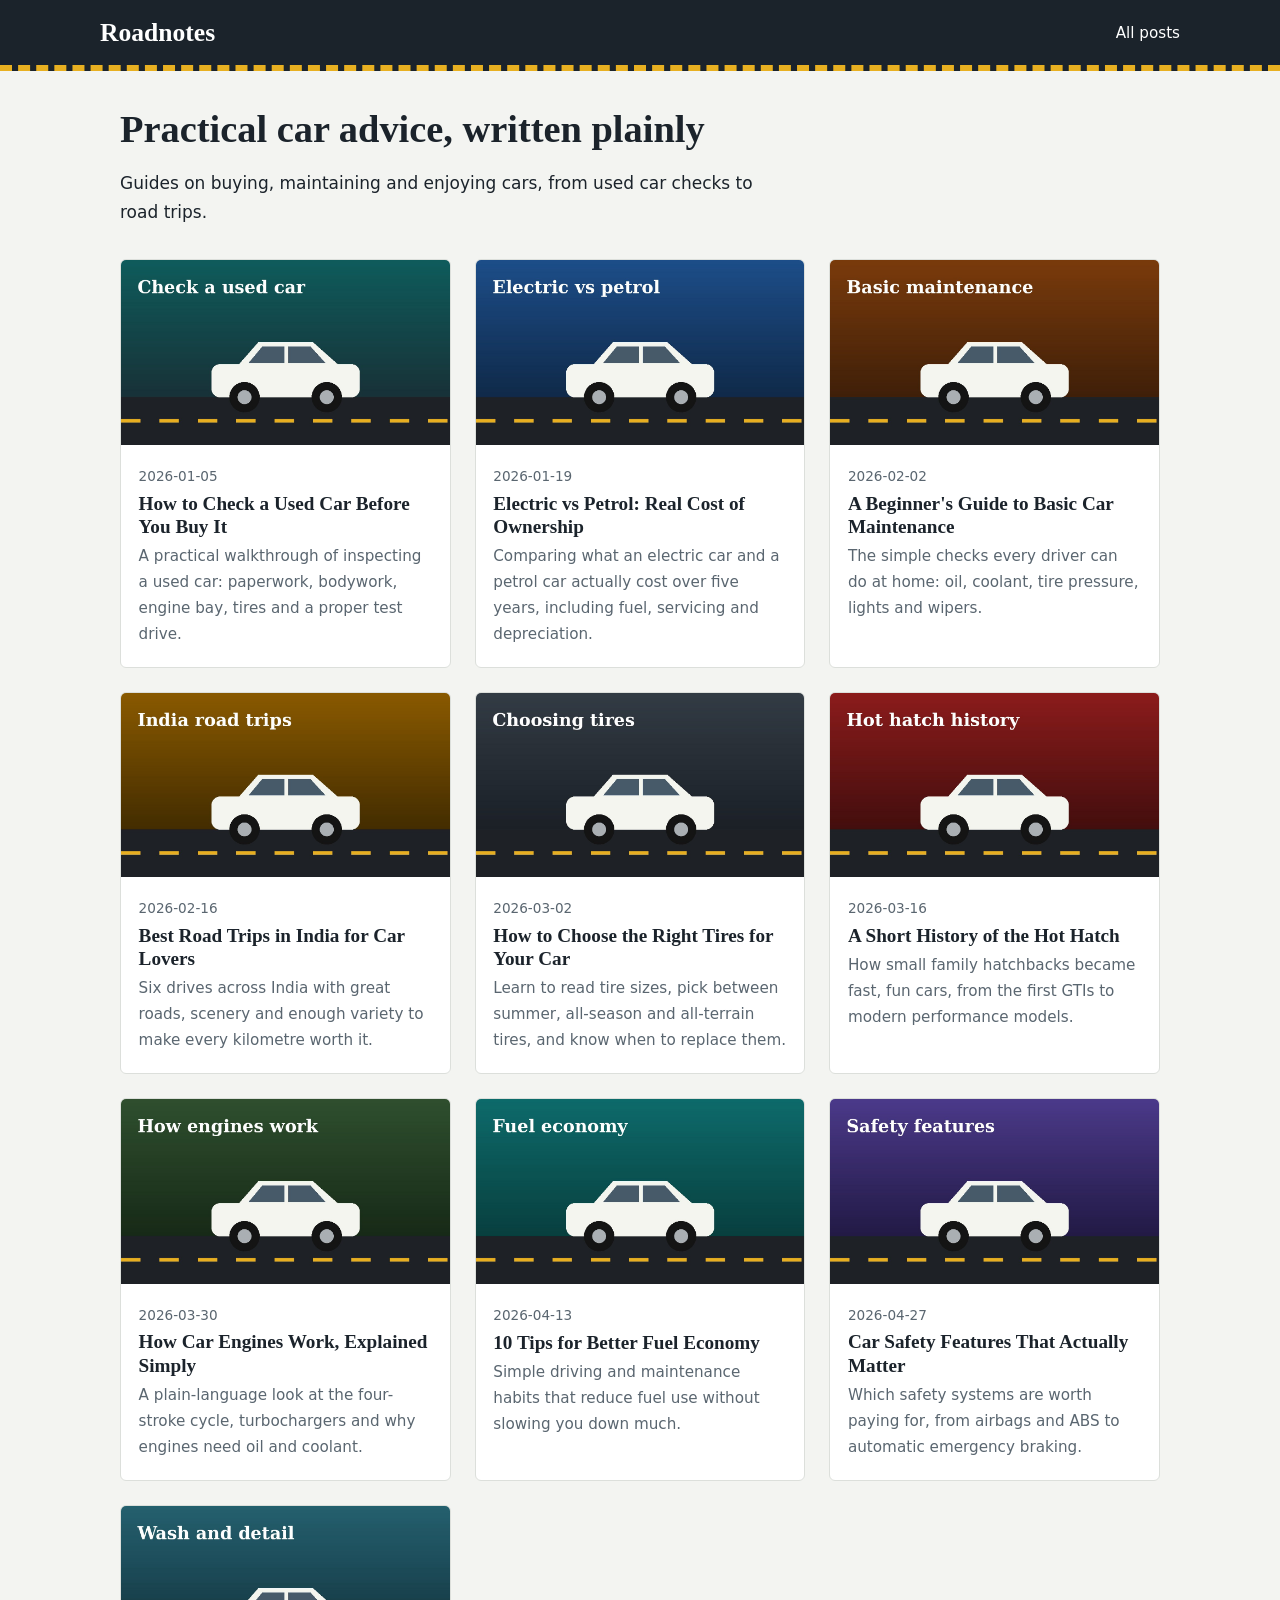
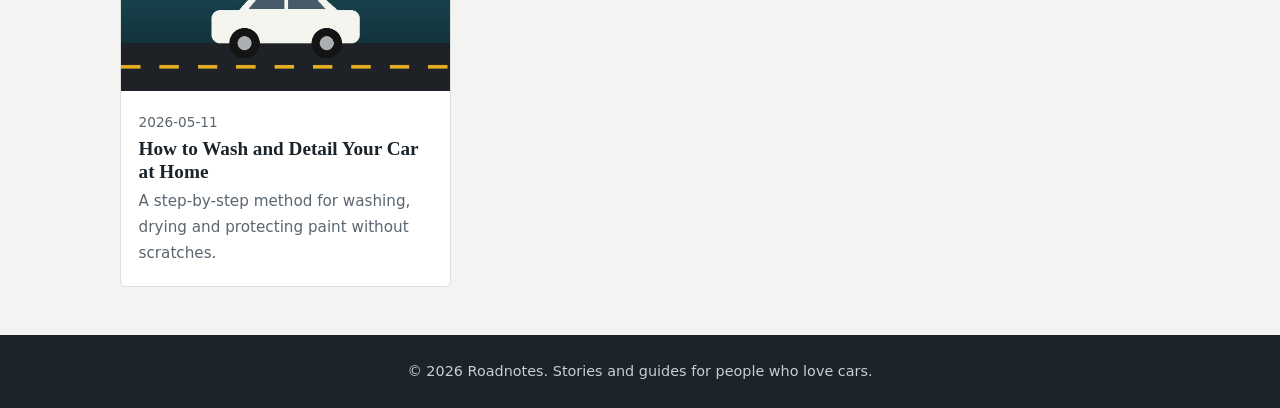
<file: index.html>
<!DOCTYPE html>
<html lang="en"><head><meta charset="utf-8"><meta name="viewport" content="width=device-width,initial-scale=1">
<title>Roadnotes | Car Buying Guides, Maintenance Tips and Road Trips</title>
<meta name="description" content="Roadnotes is a car blog with buying guides, maintenance tips, road trip ideas and plain-English explainers for everyday drivers.">
<link rel="canonical" href="https://YOUR-SITE.vercel.app/">
<meta property="og:title" content="Roadnotes | Car Buying Guides, Maintenance Tips and Road Trips"><meta property="og:description" content="Roadnotes is a car blog with buying guides, maintenance tips, road trip ideas and plain-English explainers for everyday drivers."><meta property="og:url" content="https://YOUR-SITE.vercel.app/"><meta property="og:image" content="https://YOUR-SITE.vercel.app/post-1.jpg">
<link rel="stylesheet" href="style.css"></head><body>
<header><div class="bar"><a class="logo" href="index.html">Roadnotes</a><nav><a href="index.html">All posts</a></nav></div></header>
<main><div class="intro"><h1>Practical car advice, written plainly</h1><p>Guides on buying, maintaining and enjoying cars, from used car checks to road trips.</p></div><div class="grid">
<a class="card" style="text-decoration:none;color:inherit" href="how-to-check-a-used-car-before-buying.html"><img src="post-1.jpg" alt="How to Check a Used Car Before You Buy It" loading="lazy"><div><time datetime="2026-01-05">2026-01-05</time><h2>How to Check a Used Car Before You Buy It</h2><p>A practical walkthrough of inspecting a used car: paperwork, bodywork, engine bay, tires and a proper test drive.</p></div></a>
<a class="card" style="text-decoration:none;color:inherit" href="electric-vs-petrol-cost-of-ownership.html"><img src="post-2.jpg" alt="Electric vs Petrol: Real Cost of Ownership" loading="lazy"><div><time datetime="2026-01-19">2026-01-19</time><h2>Electric vs Petrol: Real Cost of Ownership</h2><p>Comparing what an electric car and a petrol car actually cost over five years, including fuel, servicing and depreciation.</p></div></a>
<a class="card" style="text-decoration:none;color:inherit" href="beginners-guide-to-car-maintenance.html"><img src="post-3.jpg" alt="A Beginner&#x27;s Guide to Basic Car Maintenance" loading="lazy"><div><time datetime="2026-02-02">2026-02-02</time><h2>A Beginner&#x27;s Guide to Basic Car Maintenance</h2><p>The simple checks every driver can do at home: oil, coolant, tire pressure, lights and wipers.</p></div></a>
<a class="card" style="text-decoration:none;color:inherit" href="best-road-trips-for-car-lovers-in-india.html"><img src="post-4.jpg" alt="Best Road Trips in India for Car Lovers" loading="lazy"><div><time datetime="2026-02-16">2026-02-16</time><h2>Best Road Trips in India for Car Lovers</h2><p>Six drives across India with great roads, scenery and enough variety to make every kilometre worth it.</p></div></a>
<a class="card" style="text-decoration:none;color:inherit" href="how-to-choose-the-right-tires.html"><img src="post-5.jpg" alt="How to Choose the Right Tires for Your Car" loading="lazy"><div><time datetime="2026-03-02">2026-03-02</time><h2>How to Choose the Right Tires for Your Car</h2><p>Learn to read tire sizes, pick between summer, all-season and all-terrain tires, and know when to replace them.</p></div></a>
<a class="card" style="text-decoration:none;color:inherit" href="history-of-the-hot-hatch.html"><img src="post-6.jpg" alt="A Short History of the Hot Hatch" loading="lazy"><div><time datetime="2026-03-16">2026-03-16</time><h2>A Short History of the Hot Hatch</h2><p>How small family hatchbacks became fast, fun cars, from the first GTIs to modern performance models.</p></div></a>
<a class="card" style="text-decoration:none;color:inherit" href="how-car-engines-work.html"><img src="post-7.jpg" alt="How Car Engines Work, Explained Simply" loading="lazy"><div><time datetime="2026-03-30">2026-03-30</time><h2>How Car Engines Work, Explained Simply</h2><p>A plain-language look at the four-stroke cycle, turbochargers and why engines need oil and coolant.</p></div></a>
<a class="card" style="text-decoration:none;color:inherit" href="tips-for-better-fuel-economy.html"><img src="post-8.jpg" alt="10 Tips for Better Fuel Economy" loading="lazy"><div><time datetime="2026-04-13">2026-04-13</time><h2>10 Tips for Better Fuel Economy</h2><p>Simple driving and maintenance habits that reduce fuel use without slowing you down much.</p></div></a>
<a class="card" style="text-decoration:none;color:inherit" href="car-safety-features-that-matter.html"><img src="post-9.jpg" alt="Car Safety Features That Actually Matter" loading="lazy"><div><time datetime="2026-04-27">2026-04-27</time><h2>Car Safety Features That Actually Matter</h2><p>Which safety systems are worth paying for, from airbags and ABS to automatic emergency braking.</p></div></a>
<a class="card" style="text-decoration:none;color:inherit" href="how-to-wash-and-detail-your-car-at-home.html"><img src="post-10.jpg" alt="How to Wash and Detail Your Car at Home" loading="lazy"><div><time datetime="2026-05-11">2026-05-11</time><h2>How to Wash and Detail Your Car at Home</h2><p>A step-by-step method for washing, drying and protecting paint without scratches.</p></div></a>
</div></main>
<footer>&copy; 2026 Roadnotes. Stories and guides for people who love cars.</footer></body></html>
</file>
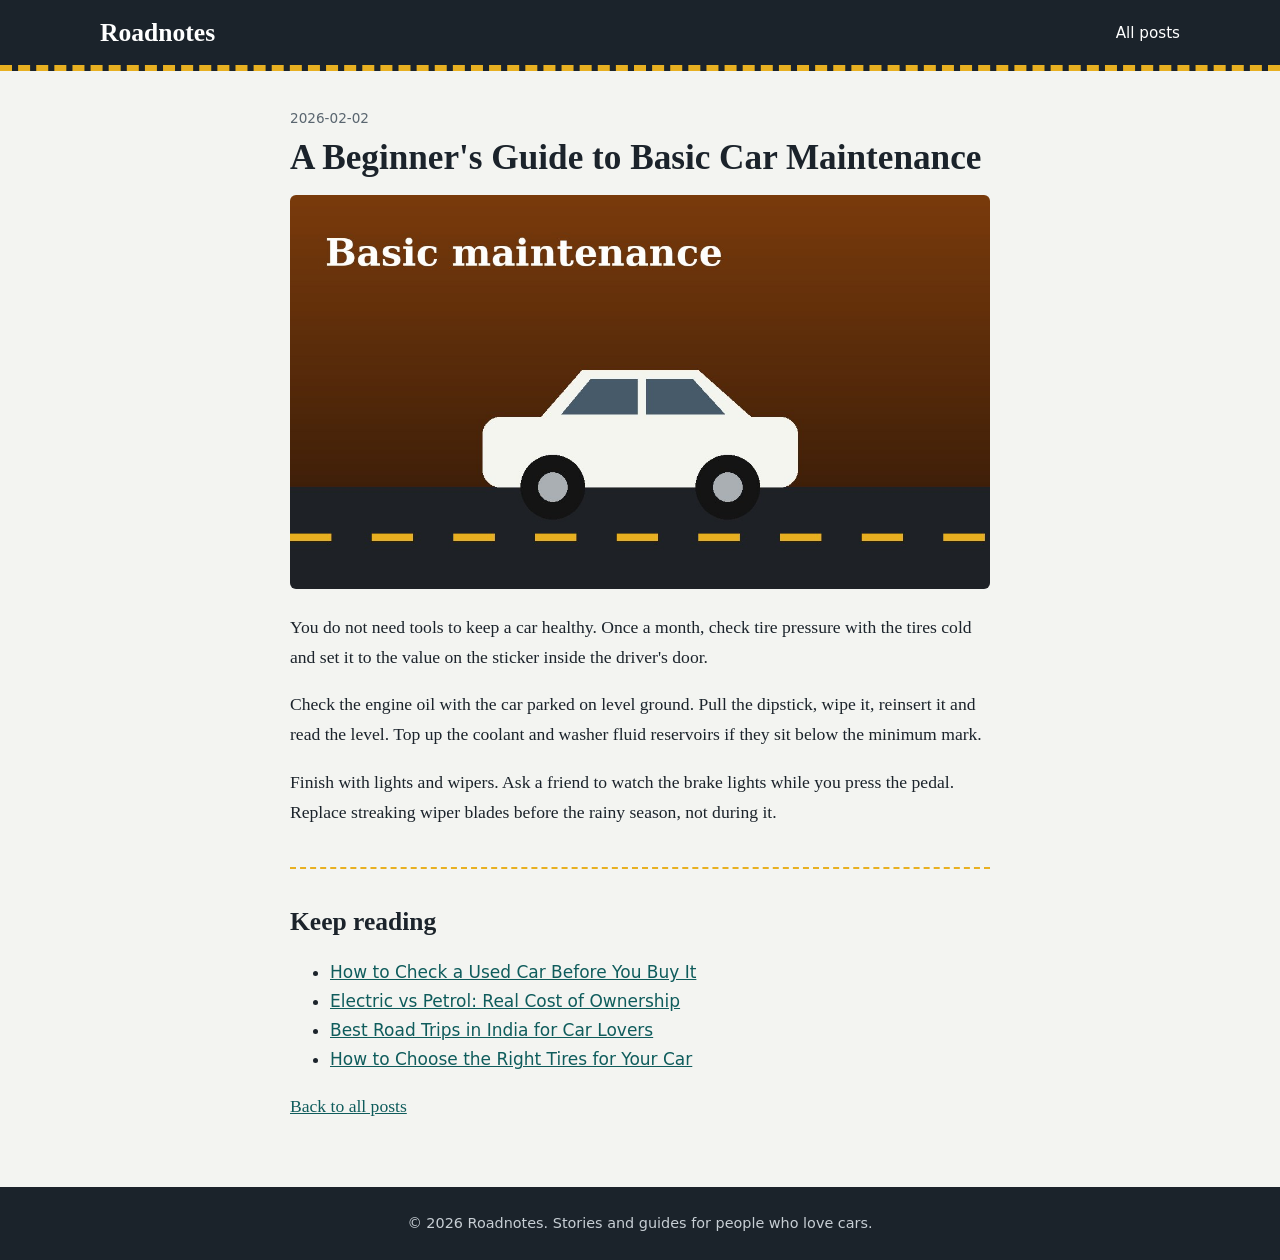
<file: beginners-guide-to-car-maintenance.html>
<!DOCTYPE html>
<html lang="en"><head><meta charset="utf-8"><meta name="viewport" content="width=device-width,initial-scale=1">
<title>A Beginner&#x27;s Guide to Basic Car Maintenance | Roadnotes</title>
<meta name="description" content="The simple checks every driver can do at home: oil, coolant, tire pressure, lights and wipers.">
<link rel="canonical" href="https://YOUR-SITE.vercel.app/beginners-guide-to-car-maintenance.html">
<meta property="og:title" content="A Beginner&#x27;s Guide to Basic Car Maintenance | Roadnotes"><meta property="og:description" content="The simple checks every driver can do at home: oil, coolant, tire pressure, lights and wipers."><meta property="og:url" content="https://YOUR-SITE.vercel.app/beginners-guide-to-car-maintenance.html"><meta property="og:image" content="https://YOUR-SITE.vercel.app/post-3.jpg">
<link rel="stylesheet" href="style.css"></head><body>
<header><div class="bar"><a class="logo" href="index.html">Roadnotes</a><nav><a href="index.html">All posts</a></nav></div></header>
<main><article><time datetime="2026-02-02">2026-02-02</time><h1>A Beginner&#x27;s Guide to Basic Car Maintenance</h1>
<img class="hero" src="post-3.jpg" alt="A Beginner&#x27;s Guide to Basic Car Maintenance">
<p>You do not need tools to keep a car healthy. Once a month, check tire pressure with the tires cold and set it to the value on the sticker inside the driver&#x27;s door.</p><p>Check the engine oil with the car parked on level ground. Pull the dipstick, wipe it, reinsert it and read the level. Top up the coolant and washer fluid reservoirs if they sit below the minimum mark.</p><p>Finish with lights and wipers. Ask a friend to watch the brake lights while you press the pedal. Replace streaking wiper blades before the rainy season, not during it.</p>
<div class="more"><h2>Keep reading</h2><ul><li><a href="how-to-check-a-used-car-before-buying.html">How to Check a Used Car Before You Buy It</a></li><li><a href="electric-vs-petrol-cost-of-ownership.html">Electric vs Petrol: Real Cost of Ownership</a></li><li><a href="best-road-trips-for-car-lovers-in-india.html">Best Road Trips in India for Car Lovers</a></li><li><a href="how-to-choose-the-right-tires.html">How to Choose the Right Tires for Your Car</a></li></ul><p><a href="index.html">Back to all posts</a></p></div></article></main>
<footer>&copy; 2026 Roadnotes. Stories and guides for people who love cars.</footer></body></html>
</file>
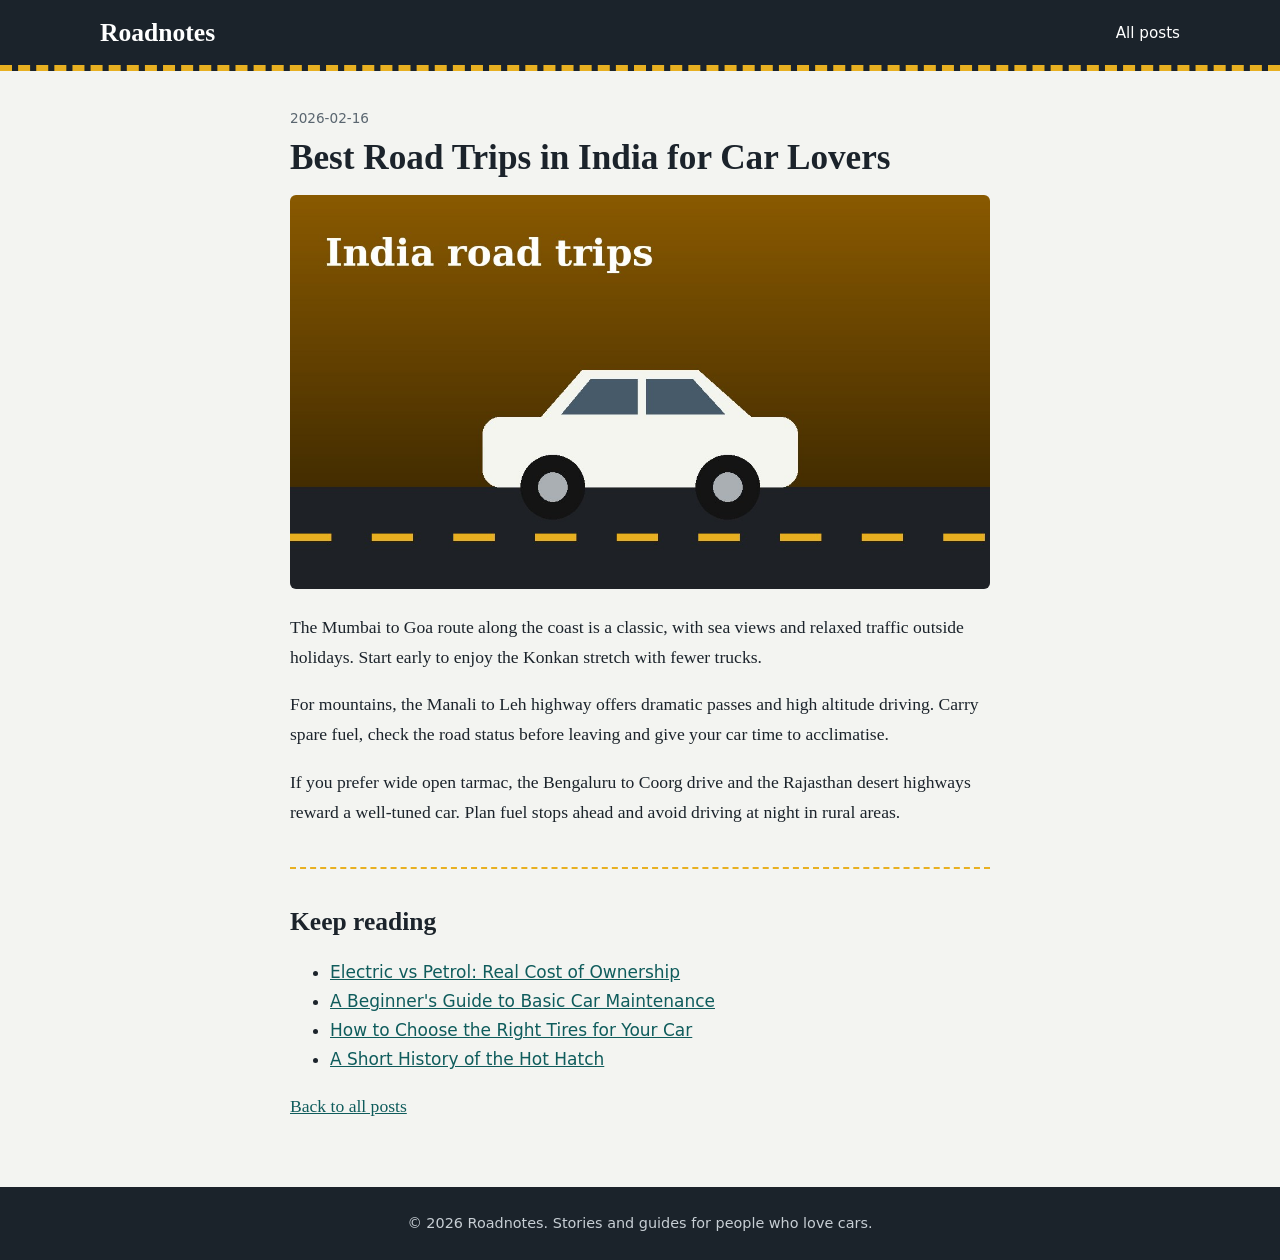
<file: best-road-trips-for-car-lovers-in-india.html>
<!DOCTYPE html>
<html lang="en"><head><meta charset="utf-8"><meta name="viewport" content="width=device-width,initial-scale=1">
<title>Best Road Trips in India for Car Lovers | Roadnotes</title>
<meta name="description" content="Six drives across India with great roads, scenery and enough variety to make every kilometre worth it.">
<link rel="canonical" href="https://YOUR-SITE.vercel.app/best-road-trips-for-car-lovers-in-india.html">
<meta property="og:title" content="Best Road Trips in India for Car Lovers | Roadnotes"><meta property="og:description" content="Six drives across India with great roads, scenery and enough variety to make every kilometre worth it."><meta property="og:url" content="https://YOUR-SITE.vercel.app/best-road-trips-for-car-lovers-in-india.html"><meta property="og:image" content="https://YOUR-SITE.vercel.app/post-4.jpg">
<link rel="stylesheet" href="style.css"></head><body>
<header><div class="bar"><a class="logo" href="index.html">Roadnotes</a><nav><a href="index.html">All posts</a></nav></div></header>
<main><article><time datetime="2026-02-16">2026-02-16</time><h1>Best Road Trips in India for Car Lovers</h1>
<img class="hero" src="post-4.jpg" alt="Best Road Trips in India for Car Lovers">
<p>The Mumbai to Goa route along the coast is a classic, with sea views and relaxed traffic outside holidays. Start early to enjoy the Konkan stretch with fewer trucks.</p><p>For mountains, the Manali to Leh highway offers dramatic passes and high altitude driving. Carry spare fuel, check the road status before leaving and give your car time to acclimatise.</p><p>If you prefer wide open tarmac, the Bengaluru to Coorg drive and the Rajasthan desert highways reward a well-tuned car. Plan fuel stops ahead and avoid driving at night in rural areas.</p>
<div class="more"><h2>Keep reading</h2><ul><li><a href="electric-vs-petrol-cost-of-ownership.html">Electric vs Petrol: Real Cost of Ownership</a></li><li><a href="beginners-guide-to-car-maintenance.html">A Beginner&#x27;s Guide to Basic Car Maintenance</a></li><li><a href="how-to-choose-the-right-tires.html">How to Choose the Right Tires for Your Car</a></li><li><a href="history-of-the-hot-hatch.html">A Short History of the Hot Hatch</a></li></ul><p><a href="index.html">Back to all posts</a></p></div></article></main>
<footer>&copy; 2026 Roadnotes. Stories and guides for people who love cars.</footer></body></html>
</file>
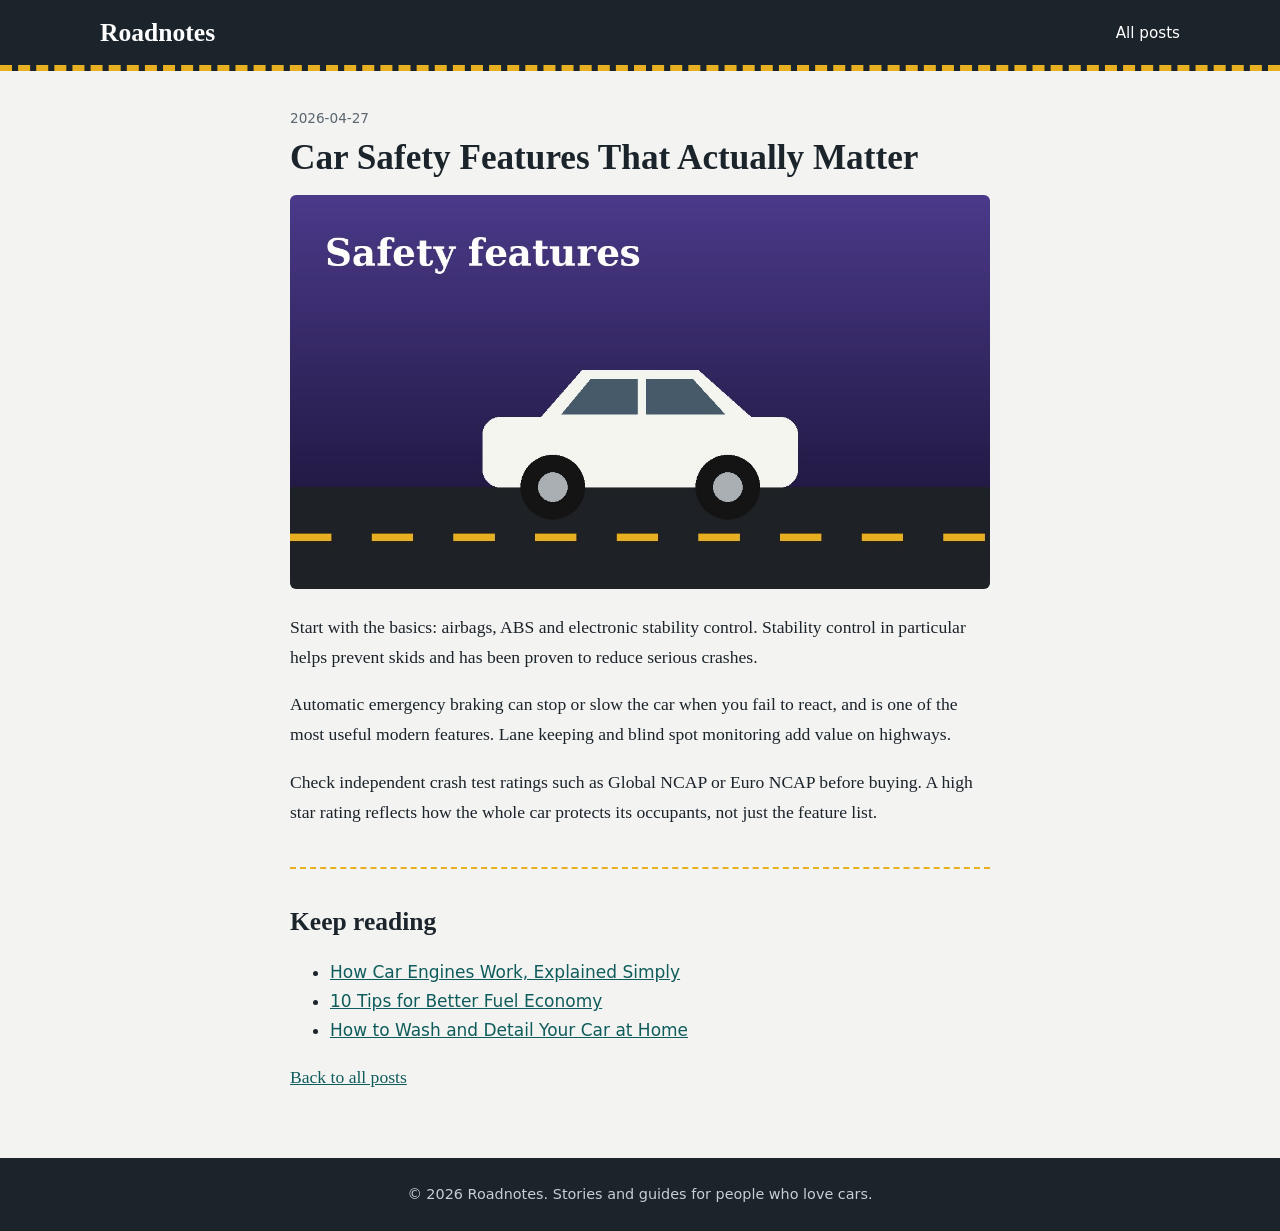
<file: car-safety-features-that-matter.html>
<!DOCTYPE html>
<html lang="en"><head><meta charset="utf-8"><meta name="viewport" content="width=device-width,initial-scale=1">
<title>Car Safety Features That Actually Matter | Roadnotes</title>
<meta name="description" content="Which safety systems are worth paying for, from airbags and ABS to automatic emergency braking.">
<link rel="canonical" href="https://YOUR-SITE.vercel.app/car-safety-features-that-matter.html">
<meta property="og:title" content="Car Safety Features That Actually Matter | Roadnotes"><meta property="og:description" content="Which safety systems are worth paying for, from airbags and ABS to automatic emergency braking."><meta property="og:url" content="https://YOUR-SITE.vercel.app/car-safety-features-that-matter.html"><meta property="og:image" content="https://YOUR-SITE.vercel.app/post-9.jpg">
<link rel="stylesheet" href="style.css"></head><body>
<header><div class="bar"><a class="logo" href="index.html">Roadnotes</a><nav><a href="index.html">All posts</a></nav></div></header>
<main><article><time datetime="2026-04-27">2026-04-27</time><h1>Car Safety Features That Actually Matter</h1>
<img class="hero" src="post-9.jpg" alt="Car Safety Features That Actually Matter">
<p>Start with the basics: airbags, ABS and electronic stability control. Stability control in particular helps prevent skids and has been proven to reduce serious crashes.</p><p>Automatic emergency braking can stop or slow the car when you fail to react, and is one of the most useful modern features. Lane keeping and blind spot monitoring add value on highways.</p><p>Check independent crash test ratings such as Global NCAP or Euro NCAP before buying. A high star rating reflects how the whole car protects its occupants, not just the feature list.</p>
<div class="more"><h2>Keep reading</h2><ul><li><a href="how-car-engines-work.html">How Car Engines Work, Explained Simply</a></li><li><a href="tips-for-better-fuel-economy.html">10 Tips for Better Fuel Economy</a></li><li><a href="how-to-wash-and-detail-your-car-at-home.html">How to Wash and Detail Your Car at Home</a></li></ul><p><a href="index.html">Back to all posts</a></p></div></article></main>
<footer>&copy; 2026 Roadnotes. Stories and guides for people who love cars.</footer></body></html>
</file>
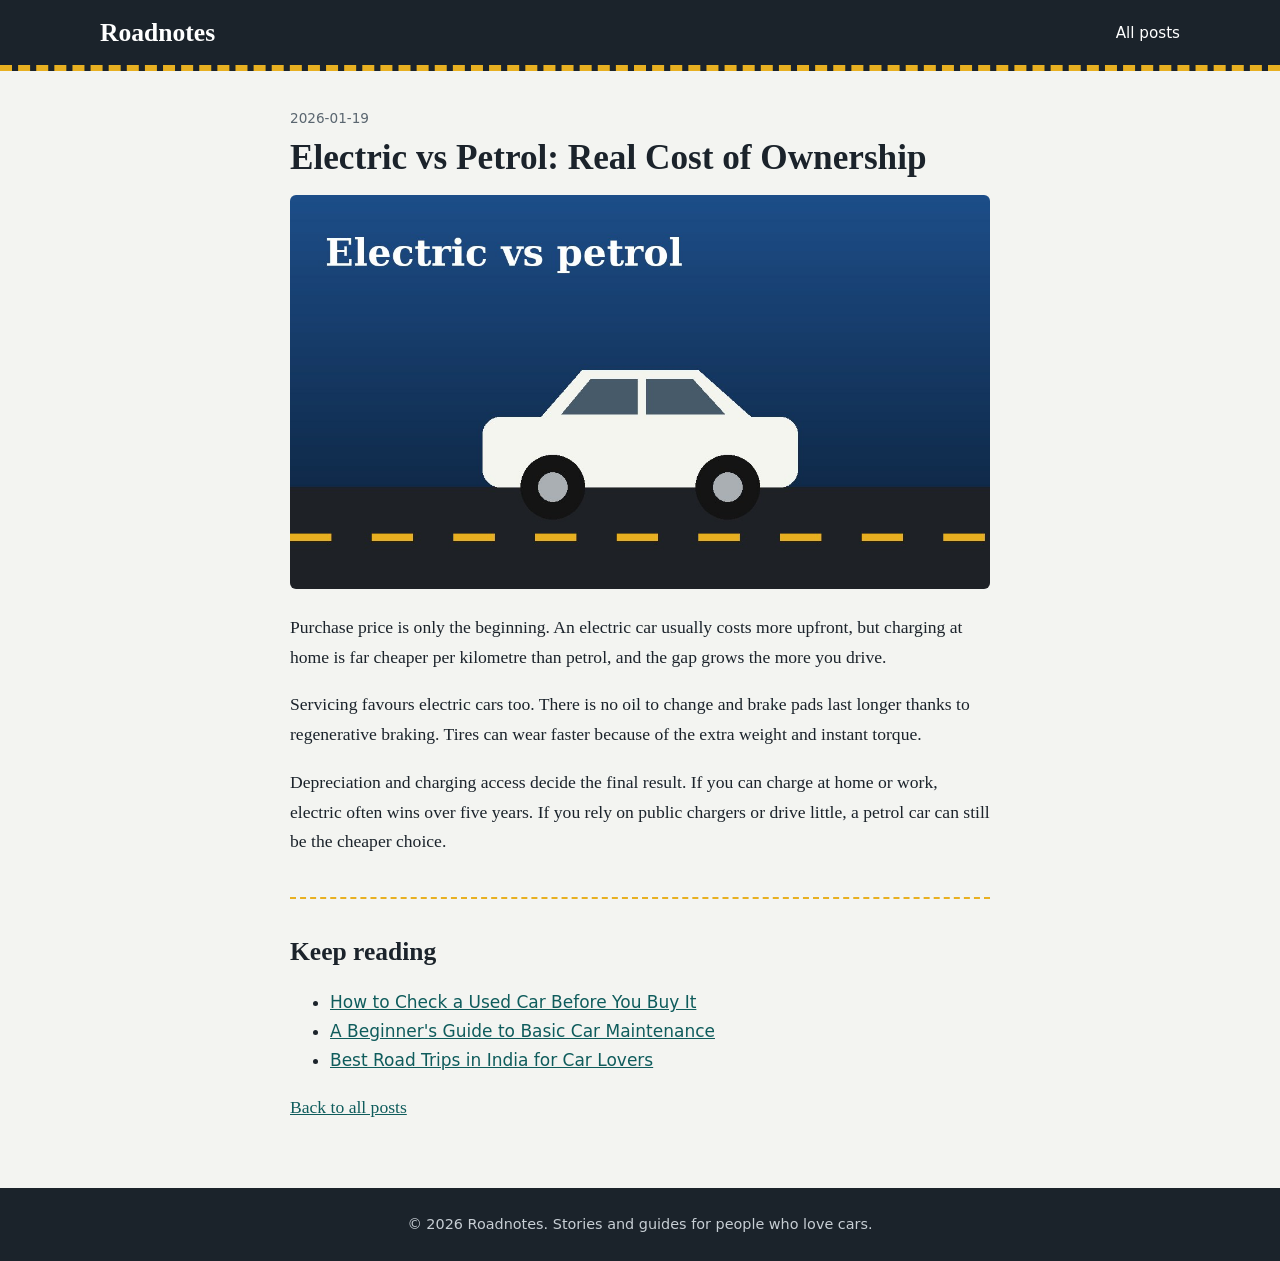
<file: electric-vs-petrol-cost-of-ownership.html>
<!DOCTYPE html>
<html lang="en"><head><meta charset="utf-8"><meta name="viewport" content="width=device-width,initial-scale=1">
<title>Electric vs Petrol: Real Cost of Ownership | Roadnotes</title>
<meta name="description" content="Comparing what an electric car and a petrol car actually cost over five years, including fuel, servicing and depreciation.">
<link rel="canonical" href="https://YOUR-SITE.vercel.app/electric-vs-petrol-cost-of-ownership.html">
<meta property="og:title" content="Electric vs Petrol: Real Cost of Ownership | Roadnotes"><meta property="og:description" content="Comparing what an electric car and a petrol car actually cost over five years, including fuel, servicing and depreciation."><meta property="og:url" content="https://YOUR-SITE.vercel.app/electric-vs-petrol-cost-of-ownership.html"><meta property="og:image" content="https://YOUR-SITE.vercel.app/post-2.jpg">
<link rel="stylesheet" href="style.css"></head><body>
<header><div class="bar"><a class="logo" href="index.html">Roadnotes</a><nav><a href="index.html">All posts</a></nav></div></header>
<main><article><time datetime="2026-01-19">2026-01-19</time><h1>Electric vs Petrol: Real Cost of Ownership</h1>
<img class="hero" src="post-2.jpg" alt="Electric vs Petrol: Real Cost of Ownership">
<p>Purchase price is only the beginning. An electric car usually costs more upfront, but charging at home is far cheaper per kilometre than petrol, and the gap grows the more you drive.</p><p>Servicing favours electric cars too. There is no oil to change and brake pads last longer thanks to regenerative braking. Tires can wear faster because of the extra weight and instant torque.</p><p>Depreciation and charging access decide the final result. If you can charge at home or work, electric often wins over five years. If you rely on public chargers or drive little, a petrol car can still be the cheaper choice.</p>
<div class="more"><h2>Keep reading</h2><ul><li><a href="how-to-check-a-used-car-before-buying.html">How to Check a Used Car Before You Buy It</a></li><li><a href="beginners-guide-to-car-maintenance.html">A Beginner&#x27;s Guide to Basic Car Maintenance</a></li><li><a href="best-road-trips-for-car-lovers-in-india.html">Best Road Trips in India for Car Lovers</a></li></ul><p><a href="index.html">Back to all posts</a></p></div></article></main>
<footer>&copy; 2026 Roadnotes. Stories and guides for people who love cars.</footer></body></html>
</file>
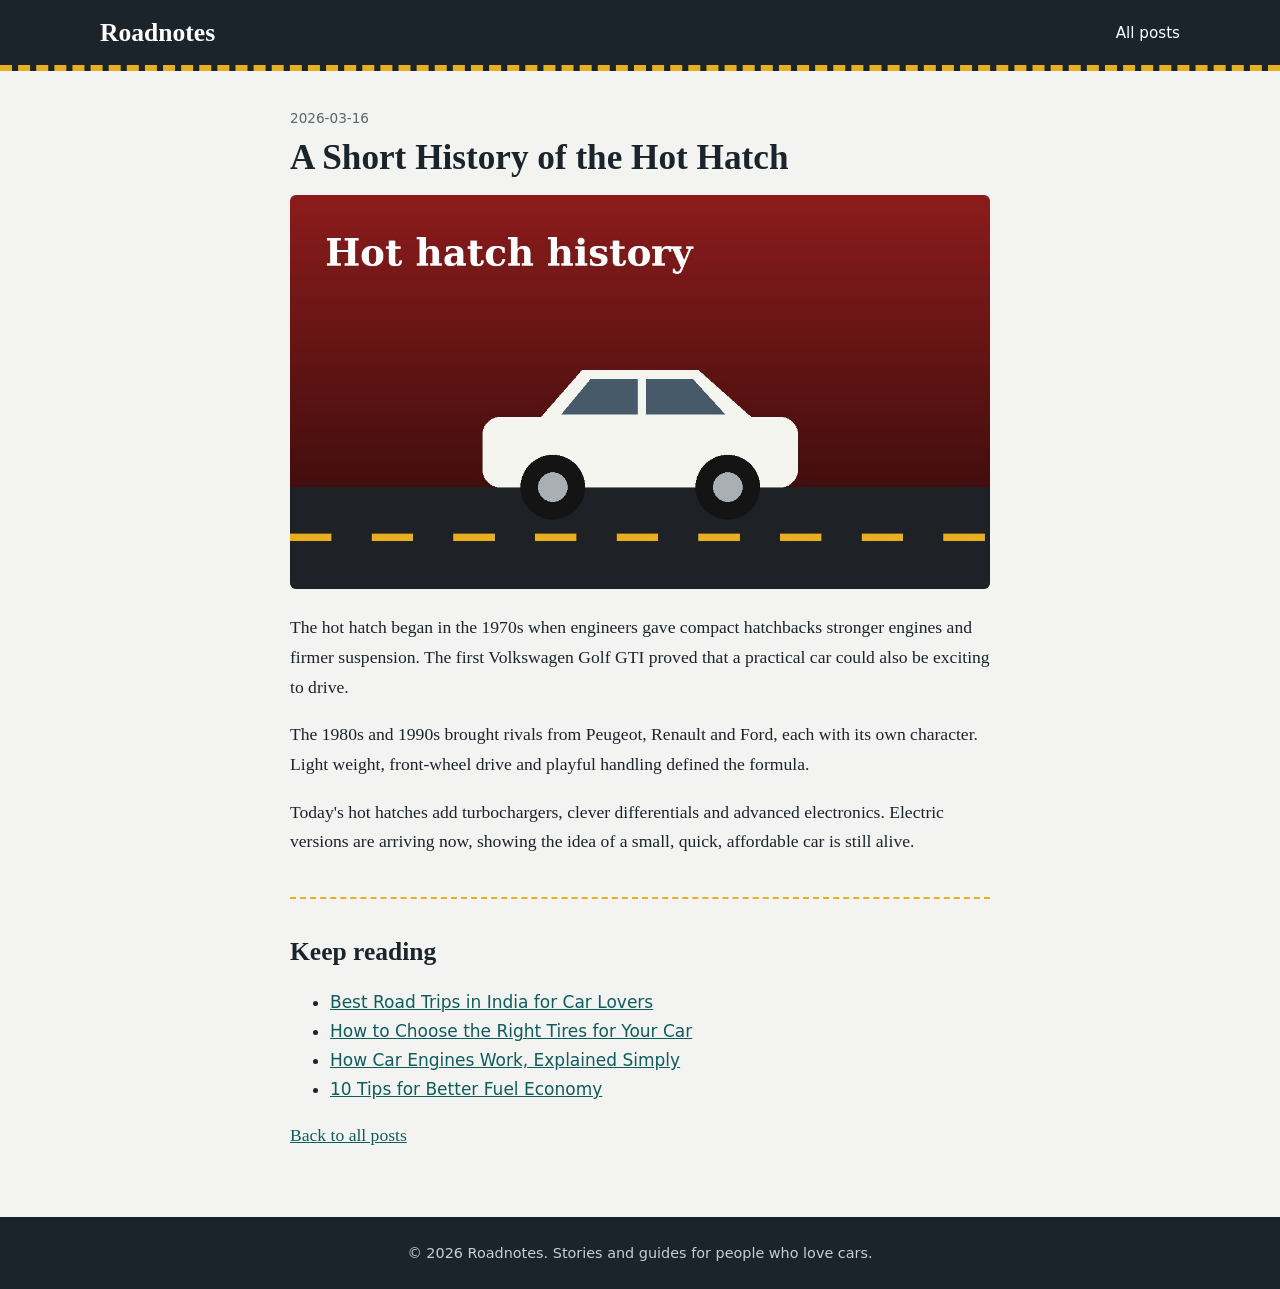
<file: history-of-the-hot-hatch.html>
<!DOCTYPE html>
<html lang="en"><head><meta charset="utf-8"><meta name="viewport" content="width=device-width,initial-scale=1">
<title>A Short History of the Hot Hatch | Roadnotes</title>
<meta name="description" content="How small family hatchbacks became fast, fun cars, from the first GTIs to modern performance models.">
<link rel="canonical" href="https://YOUR-SITE.vercel.app/history-of-the-hot-hatch.html">
<meta property="og:title" content="A Short History of the Hot Hatch | Roadnotes"><meta property="og:description" content="How small family hatchbacks became fast, fun cars, from the first GTIs to modern performance models."><meta property="og:url" content="https://YOUR-SITE.vercel.app/history-of-the-hot-hatch.html"><meta property="og:image" content="https://YOUR-SITE.vercel.app/post-6.jpg">
<link rel="stylesheet" href="style.css"></head><body>
<header><div class="bar"><a class="logo" href="index.html">Roadnotes</a><nav><a href="index.html">All posts</a></nav></div></header>
<main><article><time datetime="2026-03-16">2026-03-16</time><h1>A Short History of the Hot Hatch</h1>
<img class="hero" src="post-6.jpg" alt="A Short History of the Hot Hatch">
<p>The hot hatch began in the 1970s when engineers gave compact hatchbacks stronger engines and firmer suspension. The first Volkswagen Golf GTI proved that a practical car could also be exciting to drive.</p><p>The 1980s and 1990s brought rivals from Peugeot, Renault and Ford, each with its own character. Light weight, front-wheel drive and playful handling defined the formula.</p><p>Today&#x27;s hot hatches add turbochargers, clever differentials and advanced electronics. Electric versions are arriving now, showing the idea of a small, quick, affordable car is still alive.</p>
<div class="more"><h2>Keep reading</h2><ul><li><a href="best-road-trips-for-car-lovers-in-india.html">Best Road Trips in India for Car Lovers</a></li><li><a href="how-to-choose-the-right-tires.html">How to Choose the Right Tires for Your Car</a></li><li><a href="how-car-engines-work.html">How Car Engines Work, Explained Simply</a></li><li><a href="tips-for-better-fuel-economy.html">10 Tips for Better Fuel Economy</a></li></ul><p><a href="index.html">Back to all posts</a></p></div></article></main>
<footer>&copy; 2026 Roadnotes. Stories and guides for people who love cars.</footer></body></html>
</file>
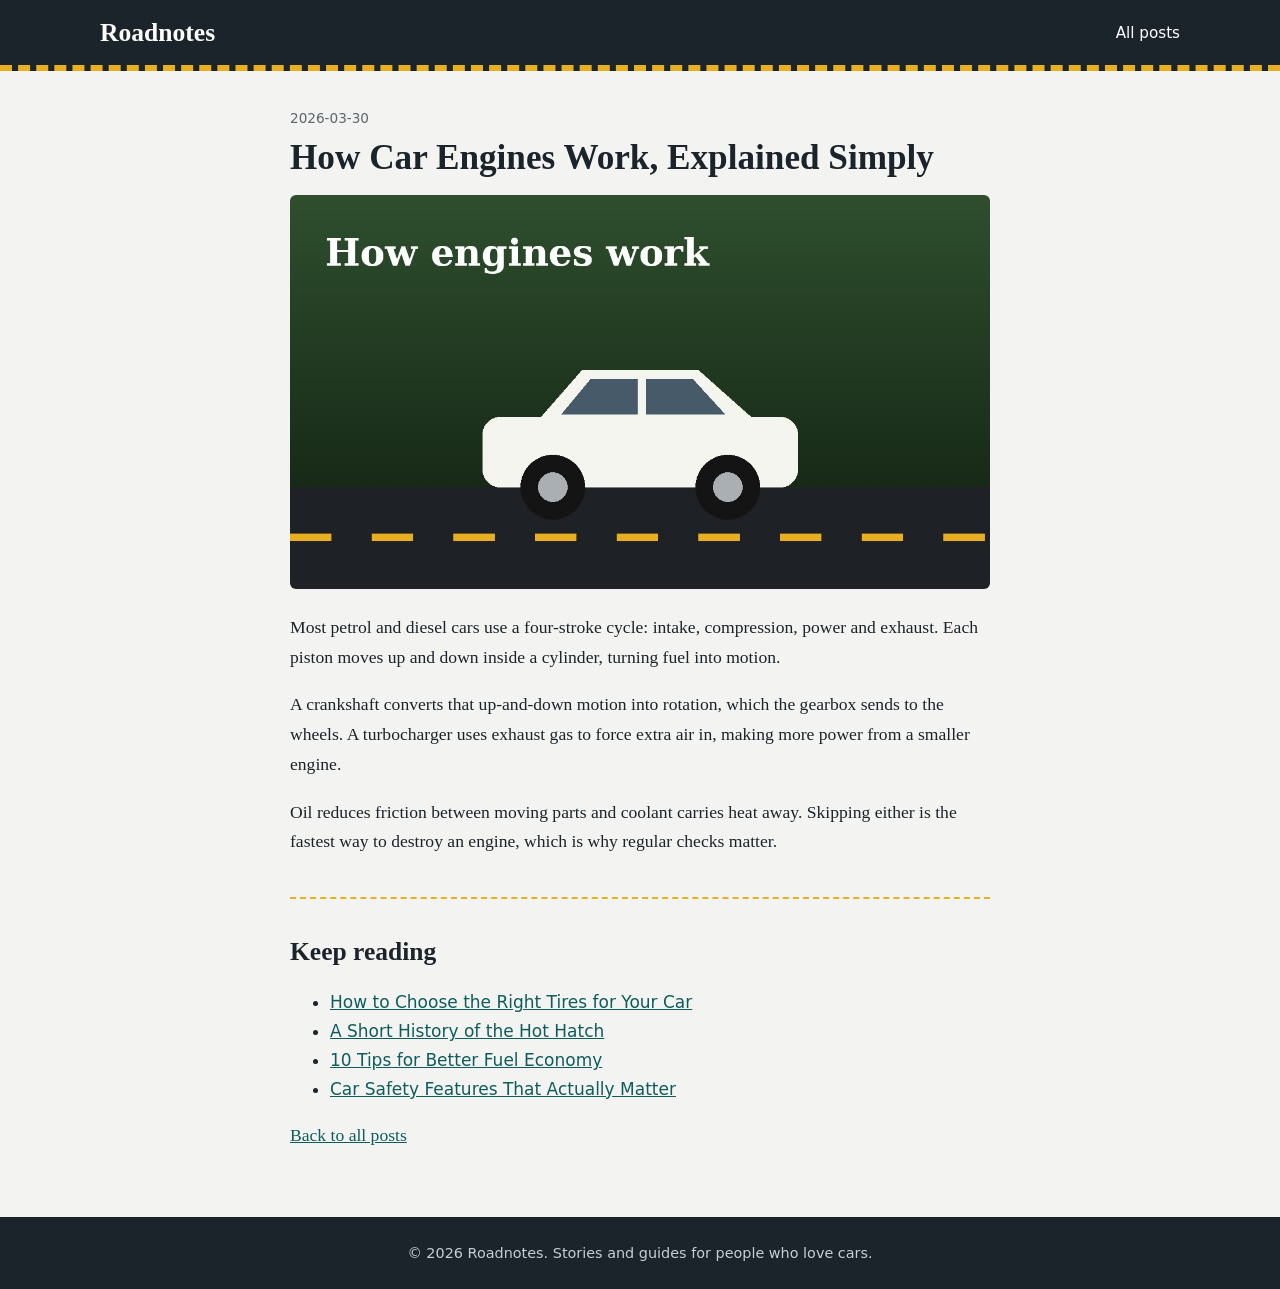
<file: how-car-engines-work.html>
<!DOCTYPE html>
<html lang="en"><head><meta charset="utf-8"><meta name="viewport" content="width=device-width,initial-scale=1">
<title>How Car Engines Work, Explained Simply | Roadnotes</title>
<meta name="description" content="A plain-language look at the four-stroke cycle, turbochargers and why engines need oil and coolant.">
<link rel="canonical" href="https://YOUR-SITE.vercel.app/how-car-engines-work.html">
<meta property="og:title" content="How Car Engines Work, Explained Simply | Roadnotes"><meta property="og:description" content="A plain-language look at the four-stroke cycle, turbochargers and why engines need oil and coolant."><meta property="og:url" content="https://YOUR-SITE.vercel.app/how-car-engines-work.html"><meta property="og:image" content="https://YOUR-SITE.vercel.app/post-7.jpg">
<link rel="stylesheet" href="style.css"></head><body>
<header><div class="bar"><a class="logo" href="index.html">Roadnotes</a><nav><a href="index.html">All posts</a></nav></div></header>
<main><article><time datetime="2026-03-30">2026-03-30</time><h1>How Car Engines Work, Explained Simply</h1>
<img class="hero" src="post-7.jpg" alt="How Car Engines Work, Explained Simply">
<p>Most petrol and diesel cars use a four-stroke cycle: intake, compression, power and exhaust. Each piston moves up and down inside a cylinder, turning fuel into motion.</p><p>A crankshaft converts that up-and-down motion into rotation, which the gearbox sends to the wheels. A turbocharger uses exhaust gas to force extra air in, making more power from a smaller engine.</p><p>Oil reduces friction between moving parts and coolant carries heat away. Skipping either is the fastest way to destroy an engine, which is why regular checks matter.</p>
<div class="more"><h2>Keep reading</h2><ul><li><a href="how-to-choose-the-right-tires.html">How to Choose the Right Tires for Your Car</a></li><li><a href="history-of-the-hot-hatch.html">A Short History of the Hot Hatch</a></li><li><a href="tips-for-better-fuel-economy.html">10 Tips for Better Fuel Economy</a></li><li><a href="car-safety-features-that-matter.html">Car Safety Features That Actually Matter</a></li></ul><p><a href="index.html">Back to all posts</a></p></div></article></main>
<footer>&copy; 2026 Roadnotes. Stories and guides for people who love cars.</footer></body></html>
</file>
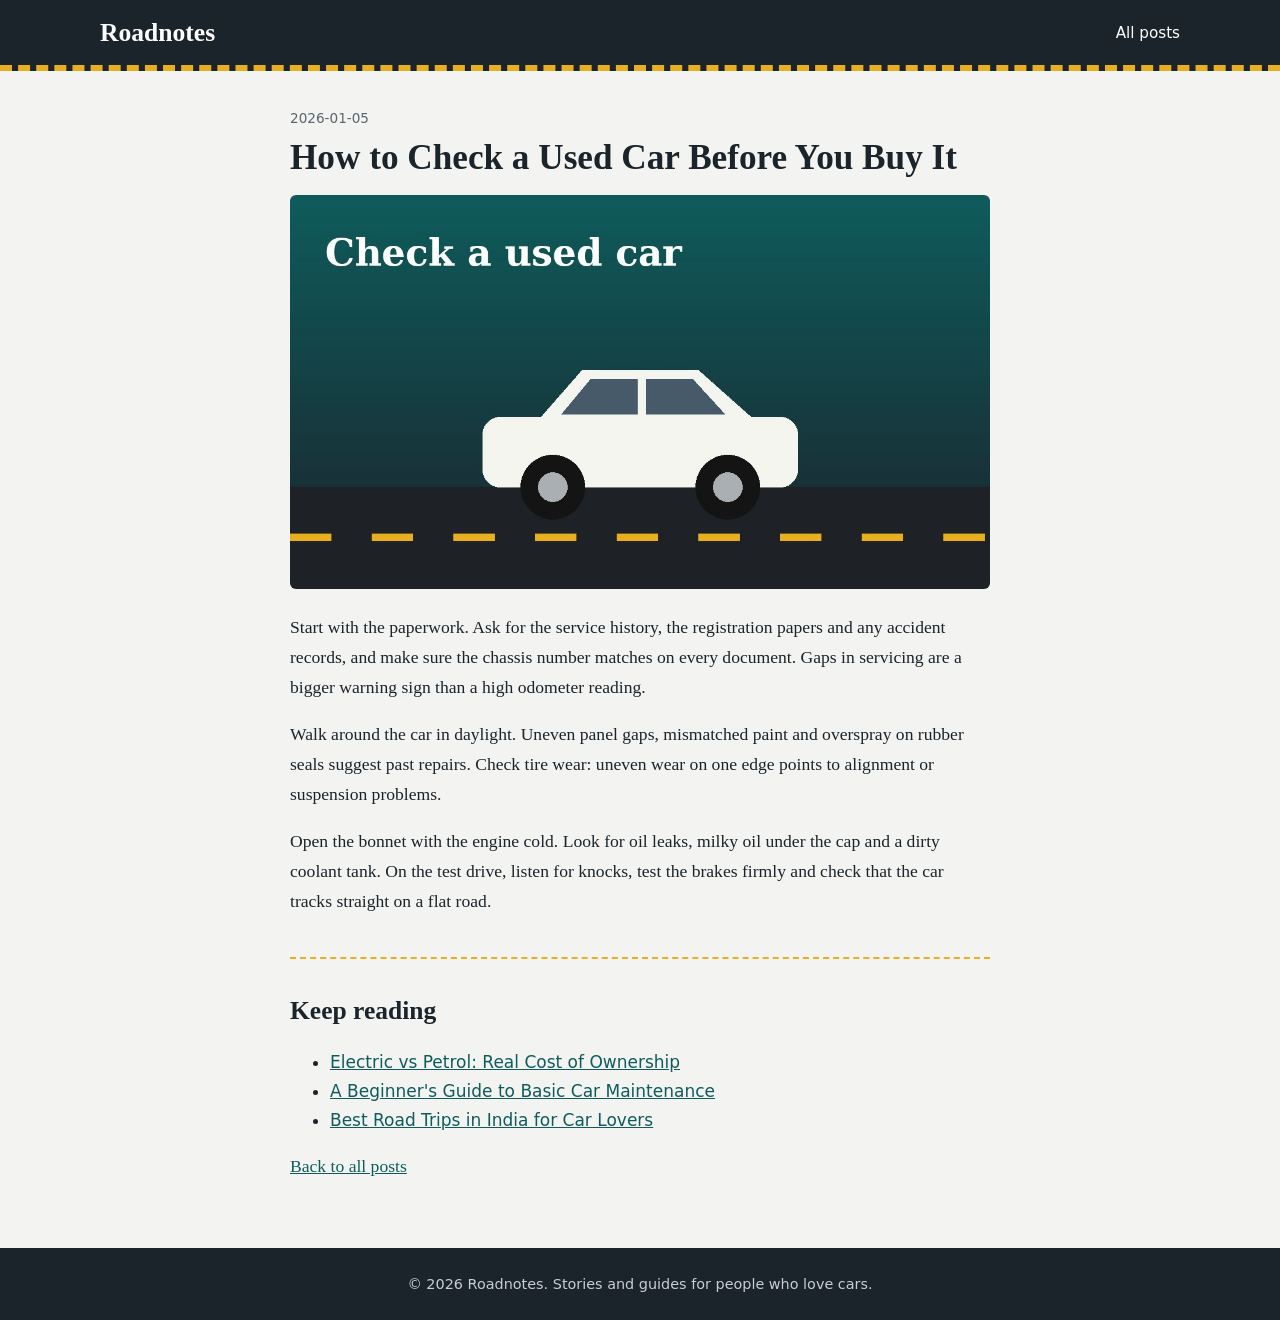
<file: how-to-check-a-used-car-before-buying.html>
<!DOCTYPE html>
<html lang="en"><head><meta charset="utf-8"><meta name="viewport" content="width=device-width,initial-scale=1">
<title>How to Check a Used Car Before You Buy It | Roadnotes</title>
<meta name="description" content="A practical walkthrough of inspecting a used car: paperwork, bodywork, engine bay, tires and a proper test drive.">
<link rel="canonical" href="https://YOUR-SITE.vercel.app/how-to-check-a-used-car-before-buying.html">
<meta property="og:title" content="How to Check a Used Car Before You Buy It | Roadnotes"><meta property="og:description" content="A practical walkthrough of inspecting a used car: paperwork, bodywork, engine bay, tires and a proper test drive."><meta property="og:url" content="https://YOUR-SITE.vercel.app/how-to-check-a-used-car-before-buying.html"><meta property="og:image" content="https://YOUR-SITE.vercel.app/post-1.jpg">
<link rel="stylesheet" href="style.css"></head><body>
<header><div class="bar"><a class="logo" href="index.html">Roadnotes</a><nav><a href="index.html">All posts</a></nav></div></header>
<main><article><time datetime="2026-01-05">2026-01-05</time><h1>How to Check a Used Car Before You Buy It</h1>
<img class="hero" src="post-1.jpg" alt="How to Check a Used Car Before You Buy It">
<p>Start with the paperwork. Ask for the service history, the registration papers and any accident records, and make sure the chassis number matches on every document. Gaps in servicing are a bigger warning sign than a high odometer reading.</p><p>Walk around the car in daylight. Uneven panel gaps, mismatched paint and overspray on rubber seals suggest past repairs. Check tire wear: uneven wear on one edge points to alignment or suspension problems.</p><p>Open the bonnet with the engine cold. Look for oil leaks, milky oil under the cap and a dirty coolant tank. On the test drive, listen for knocks, test the brakes firmly and check that the car tracks straight on a flat road.</p>
<div class="more"><h2>Keep reading</h2><ul><li><a href="electric-vs-petrol-cost-of-ownership.html">Electric vs Petrol: Real Cost of Ownership</a></li><li><a href="beginners-guide-to-car-maintenance.html">A Beginner&#x27;s Guide to Basic Car Maintenance</a></li><li><a href="best-road-trips-for-car-lovers-in-india.html">Best Road Trips in India for Car Lovers</a></li></ul><p><a href="index.html">Back to all posts</a></p></div></article></main>
<footer>&copy; 2026 Roadnotes. Stories and guides for people who love cars.</footer></body></html>
</file>
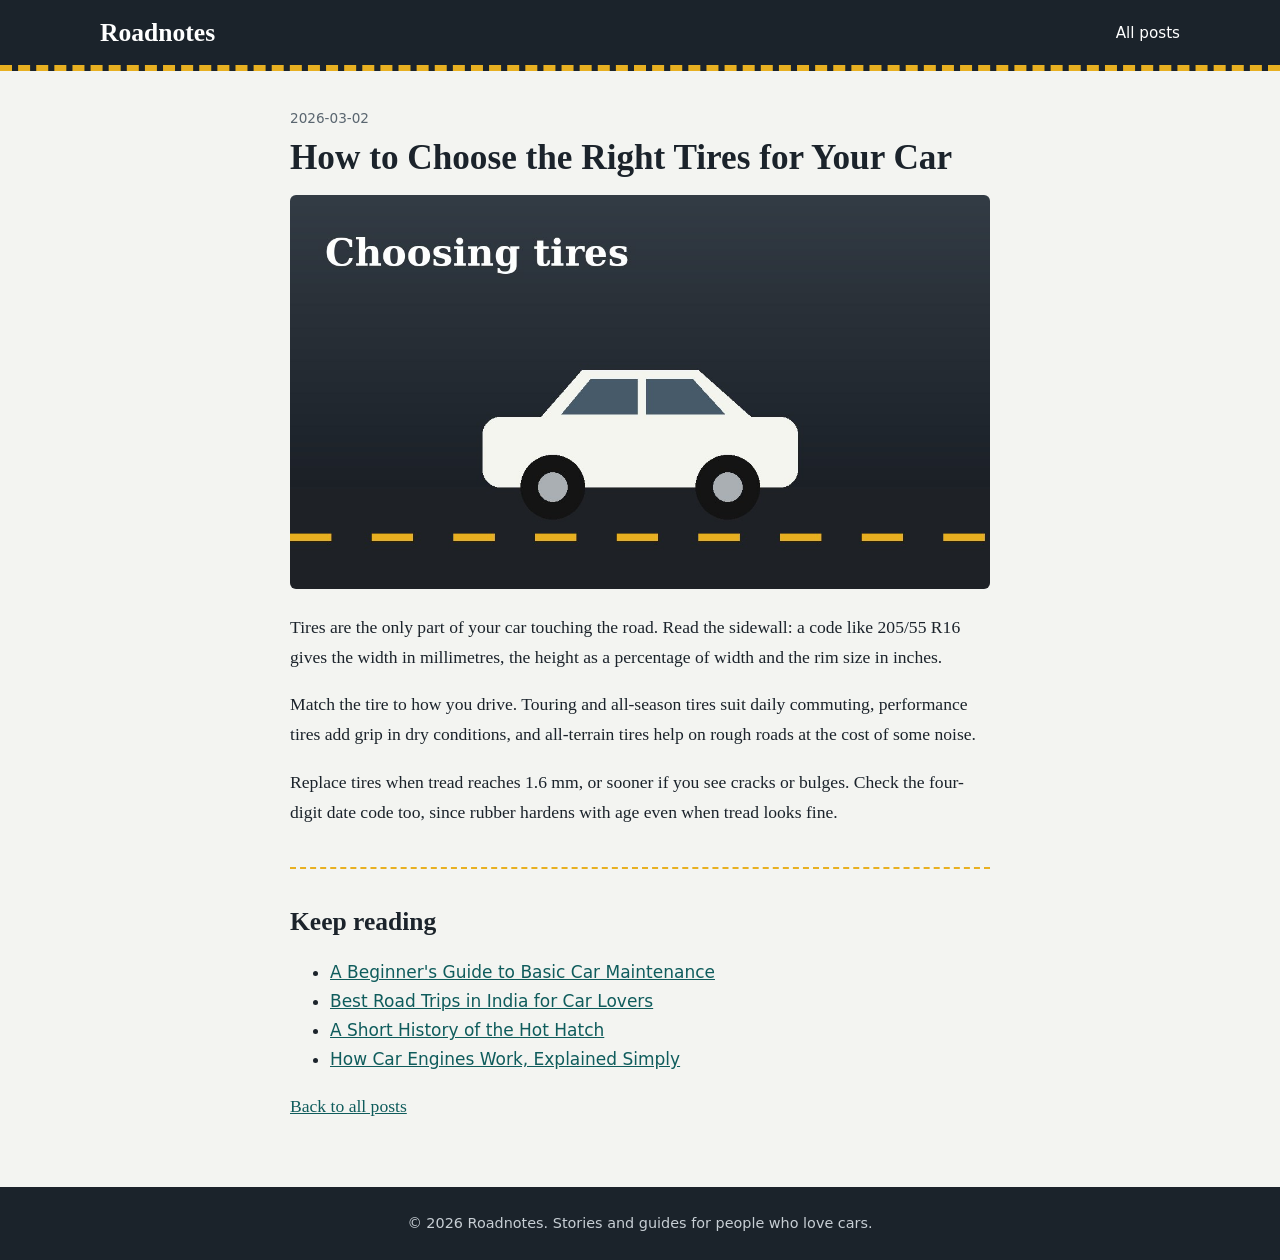
<file: how-to-choose-the-right-tires.html>
<!DOCTYPE html>
<html lang="en"><head><meta charset="utf-8"><meta name="viewport" content="width=device-width,initial-scale=1">
<title>How to Choose the Right Tires for Your Car | Roadnotes</title>
<meta name="description" content="Learn to read tire sizes, pick between summer, all-season and all-terrain tires, and know when to replace them.">
<link rel="canonical" href="https://YOUR-SITE.vercel.app/how-to-choose-the-right-tires.html">
<meta property="og:title" content="How to Choose the Right Tires for Your Car | Roadnotes"><meta property="og:description" content="Learn to read tire sizes, pick between summer, all-season and all-terrain tires, and know when to replace them."><meta property="og:url" content="https://YOUR-SITE.vercel.app/how-to-choose-the-right-tires.html"><meta property="og:image" content="https://YOUR-SITE.vercel.app/post-5.jpg">
<link rel="stylesheet" href="style.css"></head><body>
<header><div class="bar"><a class="logo" href="index.html">Roadnotes</a><nav><a href="index.html">All posts</a></nav></div></header>
<main><article><time datetime="2026-03-02">2026-03-02</time><h1>How to Choose the Right Tires for Your Car</h1>
<img class="hero" src="post-5.jpg" alt="How to Choose the Right Tires for Your Car">
<p>Tires are the only part of your car touching the road. Read the sidewall: a code like 205/55 R16 gives the width in millimetres, the height as a percentage of width and the rim size in inches.</p><p>Match the tire to how you drive. Touring and all-season tires suit daily commuting, performance tires add grip in dry conditions, and all-terrain tires help on rough roads at the cost of some noise.</p><p>Replace tires when tread reaches 1.6 mm, or sooner if you see cracks or bulges. Check the four-digit date code too, since rubber hardens with age even when tread looks fine.</p>
<div class="more"><h2>Keep reading</h2><ul><li><a href="beginners-guide-to-car-maintenance.html">A Beginner&#x27;s Guide to Basic Car Maintenance</a></li><li><a href="best-road-trips-for-car-lovers-in-india.html">Best Road Trips in India for Car Lovers</a></li><li><a href="history-of-the-hot-hatch.html">A Short History of the Hot Hatch</a></li><li><a href="how-car-engines-work.html">How Car Engines Work, Explained Simply</a></li></ul><p><a href="index.html">Back to all posts</a></p></div></article></main>
<footer>&copy; 2026 Roadnotes. Stories and guides for people who love cars.</footer></body></html>
</file>
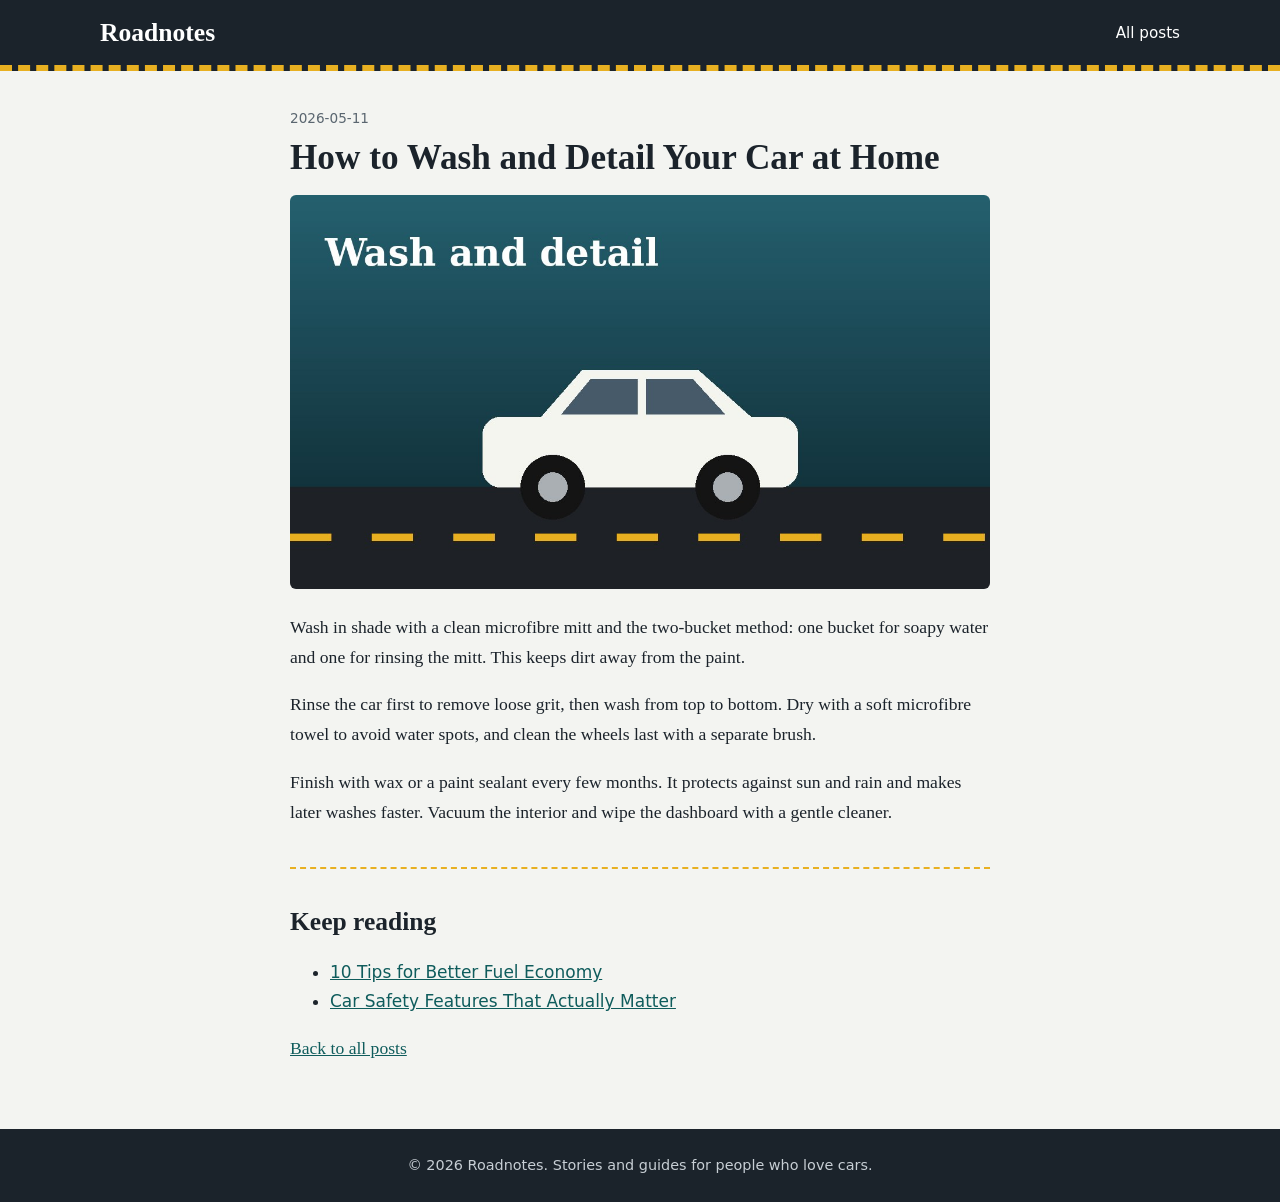
<file: how-to-wash-and-detail-your-car-at-home.html>
<!DOCTYPE html>
<html lang="en"><head><meta charset="utf-8"><meta name="viewport" content="width=device-width,initial-scale=1">
<title>How to Wash and Detail Your Car at Home | Roadnotes</title>
<meta name="description" content="A step-by-step method for washing, drying and protecting paint without scratches.">
<link rel="canonical" href="https://YOUR-SITE.vercel.app/how-to-wash-and-detail-your-car-at-home.html">
<meta property="og:title" content="How to Wash and Detail Your Car at Home | Roadnotes"><meta property="og:description" content="A step-by-step method for washing, drying and protecting paint without scratches."><meta property="og:url" content="https://YOUR-SITE.vercel.app/how-to-wash-and-detail-your-car-at-home.html"><meta property="og:image" content="https://YOUR-SITE.vercel.app/post-10.jpg">
<link rel="stylesheet" href="style.css"></head><body>
<header><div class="bar"><a class="logo" href="index.html">Roadnotes</a><nav><a href="index.html">All posts</a></nav></div></header>
<main><article><time datetime="2026-05-11">2026-05-11</time><h1>How to Wash and Detail Your Car at Home</h1>
<img class="hero" src="post-10.jpg" alt="How to Wash and Detail Your Car at Home">
<p>Wash in shade with a clean microfibre mitt and the two-bucket method: one bucket for soapy water and one for rinsing the mitt. This keeps dirt away from the paint.</p><p>Rinse the car first to remove loose grit, then wash from top to bottom. Dry with a soft microfibre towel to avoid water spots, and clean the wheels last with a separate brush.</p><p>Finish with wax or a paint sealant every few months. It protects against sun and rain and makes later washes faster. Vacuum the interior and wipe the dashboard with a gentle cleaner.</p>
<div class="more"><h2>Keep reading</h2><ul><li><a href="tips-for-better-fuel-economy.html">10 Tips for Better Fuel Economy</a></li><li><a href="car-safety-features-that-matter.html">Car Safety Features That Actually Matter</a></li></ul><p><a href="index.html">Back to all posts</a></p></div></article></main>
<footer>&copy; 2026 Roadnotes. Stories and guides for people who love cars.</footer></body></html>
</file>
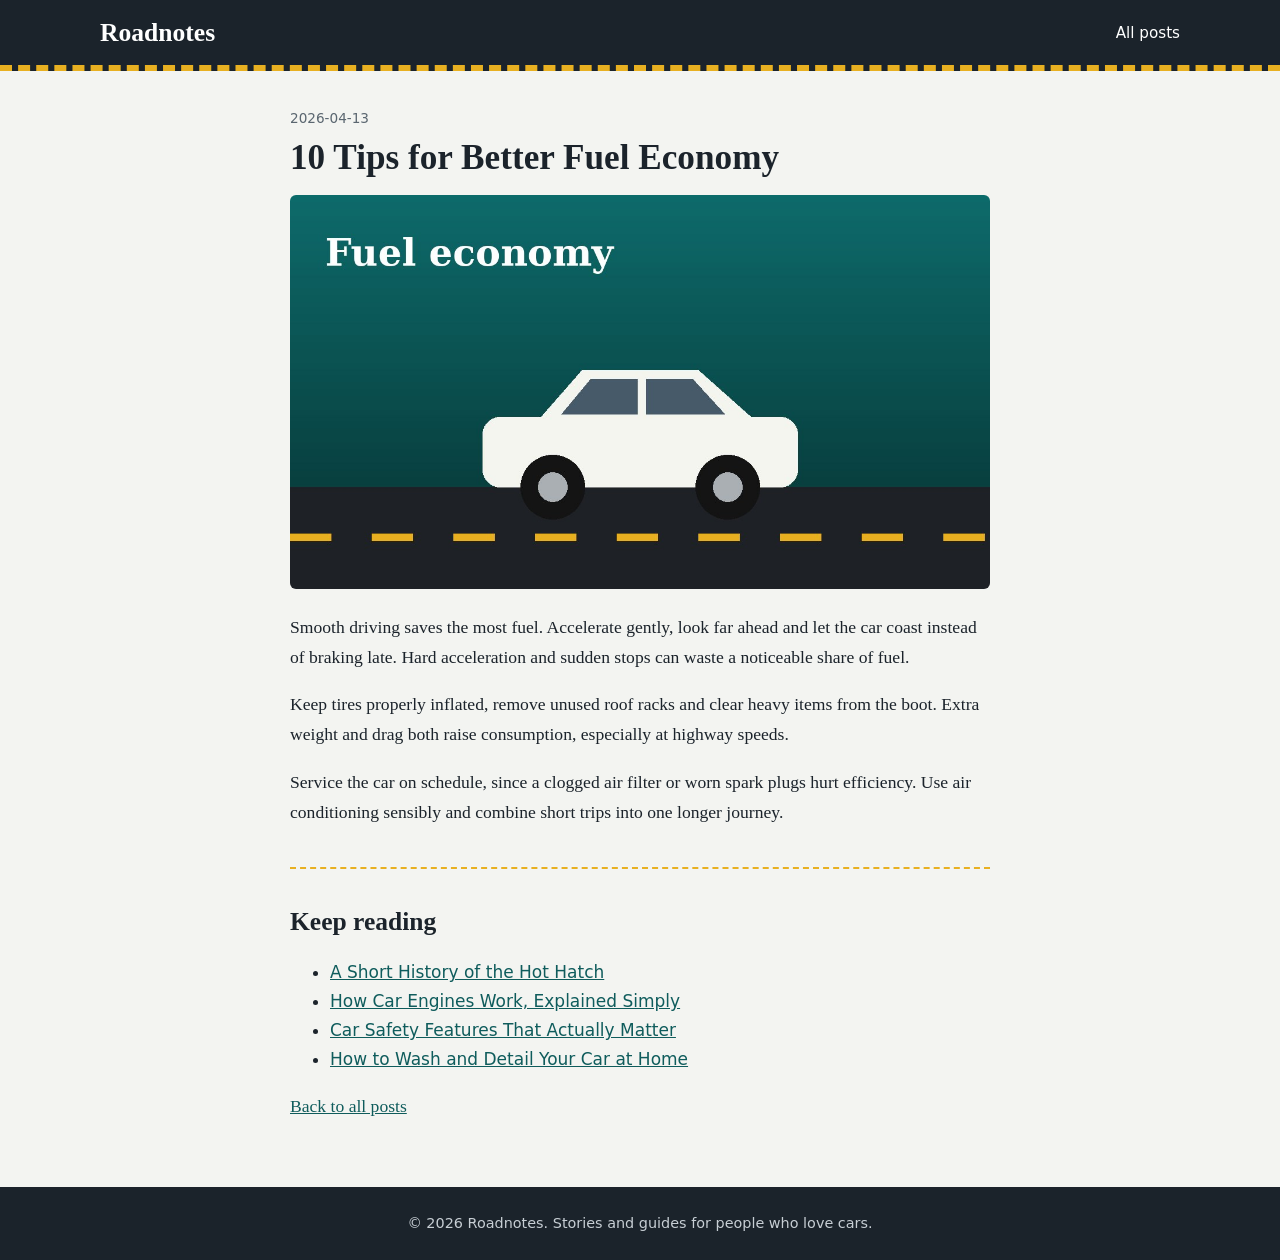
<file: tips-for-better-fuel-economy.html>
<!DOCTYPE html>
<html lang="en"><head><meta charset="utf-8"><meta name="viewport" content="width=device-width,initial-scale=1">
<title>10 Tips for Better Fuel Economy | Roadnotes</title>
<meta name="description" content="Simple driving and maintenance habits that reduce fuel use without slowing you down much.">
<link rel="canonical" href="https://YOUR-SITE.vercel.app/tips-for-better-fuel-economy.html">
<meta property="og:title" content="10 Tips for Better Fuel Economy | Roadnotes"><meta property="og:description" content="Simple driving and maintenance habits that reduce fuel use without slowing you down much."><meta property="og:url" content="https://YOUR-SITE.vercel.app/tips-for-better-fuel-economy.html"><meta property="og:image" content="https://YOUR-SITE.vercel.app/post-8.jpg">
<link rel="stylesheet" href="style.css"></head><body>
<header><div class="bar"><a class="logo" href="index.html">Roadnotes</a><nav><a href="index.html">All posts</a></nav></div></header>
<main><article><time datetime="2026-04-13">2026-04-13</time><h1>10 Tips for Better Fuel Economy</h1>
<img class="hero" src="post-8.jpg" alt="10 Tips for Better Fuel Economy">
<p>Smooth driving saves the most fuel. Accelerate gently, look far ahead and let the car coast instead of braking late. Hard acceleration and sudden stops can waste a noticeable share of fuel.</p><p>Keep tires properly inflated, remove unused roof racks and clear heavy items from the boot. Extra weight and drag both raise consumption, especially at highway speeds.</p><p>Service the car on schedule, since a clogged air filter or worn spark plugs hurt efficiency. Use air conditioning sensibly and combine short trips into one longer journey.</p>
<div class="more"><h2>Keep reading</h2><ul><li><a href="history-of-the-hot-hatch.html">A Short History of the Hot Hatch</a></li><li><a href="how-car-engines-work.html">How Car Engines Work, Explained Simply</a></li><li><a href="car-safety-features-that-matter.html">Car Safety Features That Actually Matter</a></li><li><a href="how-to-wash-and-detail-your-car-at-home.html">How to Wash and Detail Your Car at Home</a></li></ul><p><a href="index.html">Back to all posts</a></p></div></article></main>
<footer>&copy; 2026 Roadnotes. Stories and guides for people who love cars.</footer></body></html>
</file>
<file: style.css>
*{box-sizing:border-box}
:root{--ink:#1b232b;--paper:#f3f4f1;--accent:#0f5c5c;--line:#e8b021;--mute:#5a6670;--card:#fff}
body{margin:0;background:var(--paper);color:var(--ink);font:17px/1.7 "Segoe UI",system-ui,-apple-system,Helvetica,Arial,sans-serif}
a{color:var(--accent)}a:focus-visible{outline:3px solid var(--line);outline-offset:2px}
header{background:var(--ink);padding:1.1rem 1.25rem;border-bottom:6px dashed var(--line)}
.bar{max-width:1080px;margin:auto;display:flex;justify-content:space-between;align-items:center;flex-wrap:wrap;gap:.5rem}
header a{color:#fff;text-decoration:none}.logo{font:700 1.6rem Georgia,serif}
nav a{margin-left:1.2rem;font-size:.95rem}
main{max-width:1080px;margin:auto;padding:2rem 1.25rem 3rem}
h1,h2,h3{font-family:Georgia,"Times New Roman",serif;line-height:1.2}
.intro{max-width:640px;margin-bottom:2rem}.intro h1{font-size:2.4rem;margin:.2rem 0 .6rem}
.grid{display:grid;grid-template-columns:repeat(auto-fill,minmax(290px,1fr));gap:1.5rem}
.card{background:var(--card);border-radius:6px;overflow:hidden;border:1px solid #dcdfdb;display:flex;flex-direction:column}
.card img,.hero{width:100%;aspect-ratio:16/9;object-fit:cover;display:block;background:#cfd4d0}
.card div{padding:1rem 1.1rem 1.2rem}.card h2{font-size:1.2rem;margin:.1rem 0 .4rem}
.card h2 a{color:var(--ink);text-decoration:none}.card h2 a:hover{color:var(--accent)}
.card p{margin:0;color:var(--mute);font-size:.95rem}
time{color:var(--mute);font-size:.85rem}
article{max-width:700px;margin:auto}article h1{font-size:2.2rem;margin:.3rem 0 1rem}
article .hero{border-radius:6px;margin:1rem 0 1.5rem}article p{font-family:Georgia,serif;font-size:1.1rem}
.more{margin-top:2.5rem;padding-top:1rem;border-top:2px dashed var(--line)}
footer{background:var(--ink);color:#c7ced4;text-align:center;padding:1.5rem;font-size:.9rem}
@media(max-width:600px){.intro h1,article h1{font-size:1.8rem}nav a{margin:0 1rem 0 0}}
@media(prefers-reduced-motion:no-preference){.card{transition:transform .15s}.card:hover{transform:translateY(-3px)}}
</file>
